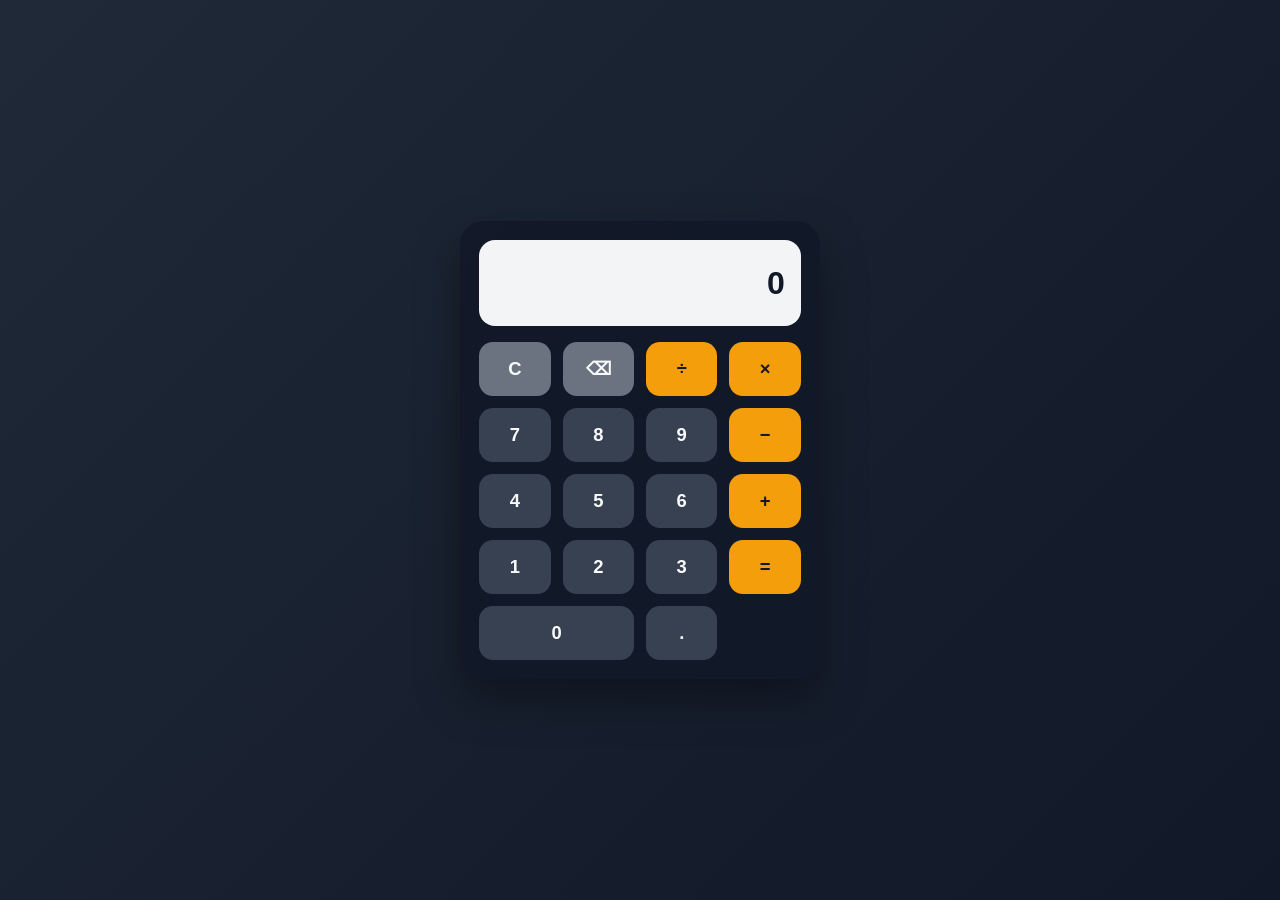
<file: day-01-calculator/index.html>
<!DOCTYPE html>
<html lang="en">
  <head>
    <meta charset="UTF-8" />
    <meta name="viewport" content="width=device-width, initial-scale=1.0" />
    <title>Calculator</title>
    <link rel="stylesheet" href="style.css" />
  </head>
  <body>
    <main class="calculator">
      <div class="screen" aria-live="polite">0</div>

      <div class="buttons">
        <button class="btn btn-utility" data-action="clear">C</button>
        <button class="btn btn-utility" data-action="delete">⌫</button>
        <button class="btn btn-operator" data-action="operator" data-value="/">÷</button>
        <button class="btn btn-operator" data-action="operator" data-value="*">×</button>

        <button class="btn" data-action="number" data-value="7">7</button>
        <button class="btn" data-action="number" data-value="8">8</button>
        <button class="btn" data-action="number" data-value="9">9</button>
        <button class="btn btn-operator" data-action="operator" data-value="-">−</button>

        <button class="btn" data-action="number" data-value="4">4</button>
        <button class="btn" data-action="number" data-value="5">5</button>
        <button class="btn" data-action="number" data-value="6">6</button>
        <button class="btn btn-operator" data-action="operator" data-value="+">+</button>

        <button class="btn" data-action="number" data-value="1">1</button>
        <button class="btn" data-action="number" data-value="2">2</button>
        <button class="btn" data-action="number" data-value="3">3</button>
        <button class="btn btn-equals" data-action="equals">=</button>

        <button class="btn btn-zero" data-action="number" data-value="0">0</button>
        <button class="btn" data-action="decimal">.</button>
      </div>
    </main>

    <script src="script.js"></script>
  </body>
</html>
</file>
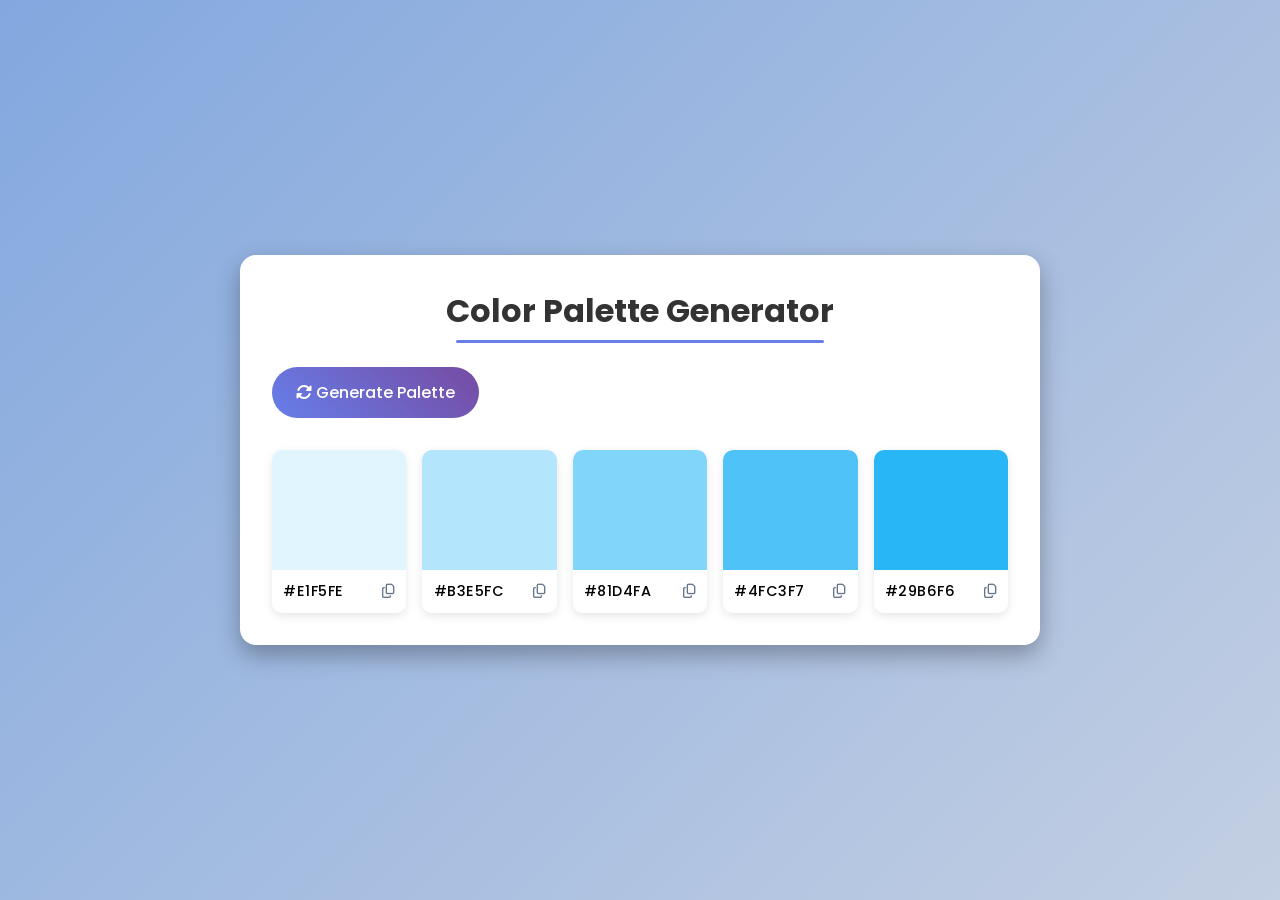
<file: day-02-color-generator/index.html>
<!DOCTYPE html>
<html lang="en">
  <head>
    <meta charset="UTF-8" />
    <meta name="viewport" content="width=device-width, initial-scale=1.0" />
    <title>Color Palette Generator</title>
    <link
      rel="stylesheet"
      href="https://cdnjs.cloudflare.com/ajax/libs/font-awesome/6.7.2/css/all.min.css"
      integrity="sha512-Evv84Mr4kqVGRNSgIGL/F/aIDqQb7xQ2vcrdIwxfjThSH8CSR7PBEakCr51Ck+w+/U6swU2Im1vVX0SVk9ABhg=="
      crossorigin="anonymous"
      referrerpolicy="no-referrer"
    />
    <link rel="stylesheet" href="style.css" />
  </head>
  <body>
    <div class="container">
      <h1>Color Palette Generator</h1>

      <button id="generate-btn">
        <i class="fas fa-sync-alt"></i>
        Generate Palette
      </button>

      <div class="palette-container">
        <!-- COLOR BOX 1 -->
        <div class="color-box">
          <div class="color" style="background-color: #e1f5fe"></div>
          <div class="color-info">
            <span class="hex-value">#E1F5FE</span>
            <i class="far fa-copy copy-btn" title="Copy to clipboard"></i>
          </div>
        </div>
        <!-- COLOR BOX 2 -->
        <div class="color-box">
          <div class="color" style="background-color: #b3e5fc"></div>
          <div class="color-info">
            <span class="hex-value">#B3E5FC</span>
            <i class="far fa-copy copy-btn" title="Copy to clipboard"></i>
          </div>
        </div>
        <!-- COLOR BOX 3 -->
        <div class="color-box">
          <div class="color" style="background-color: #81d4fa"></div>
          <div class="color-info">
            <span class="hex-value">#81D4FA</span>
            <i class="far fa-copy copy-btn" title="Copy to clipboard"></i>
          </div>
        </div>
        <!-- COLOR BOX 4 -->
        <div class="color-box">
          <div class="color" style="background-color: #4fc3f7"></div>
          <div class="color-info">
            <span class="hex-value">#4FC3F7</span>
            <i class="far fa-copy copy-btn" title="Copy to clipboard"></i>
          </div>
        </div>
        <!-- COLOR BOX 5 -->
        <div class="color-box">
          <div class="color" style="background-color: #29b6f6"></div>
          <div class="color-info">
            <span class="hex-value">#29B6F6</span>
            <i class="far fa-copy copy-btn" title="Copy to clipboard"></i>
          </div>
        </div>
      </div>
    </div>

    <script src="script.js"></script>
  </body>
</html>
</file>
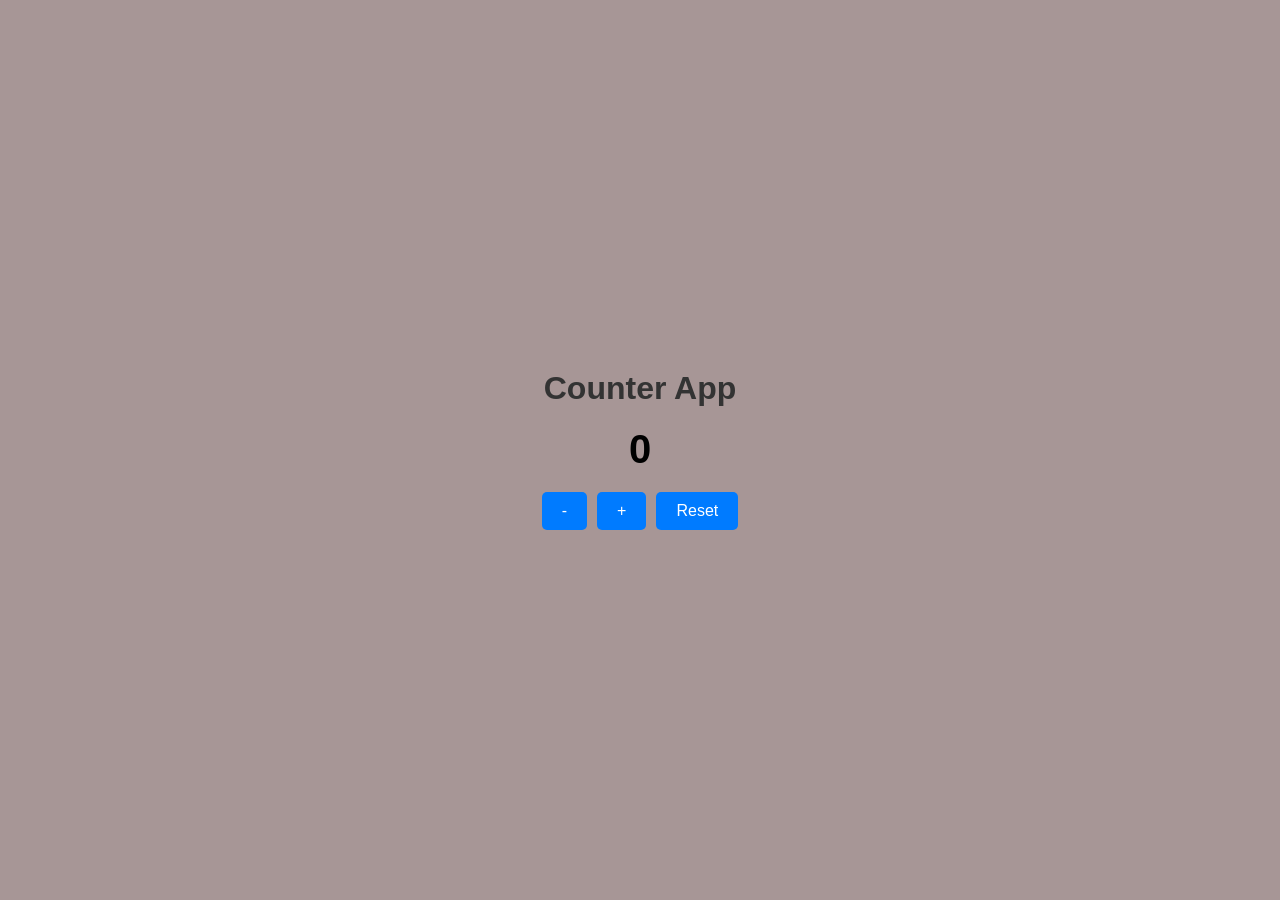
<file: day-04-counter-app/index.html>
<!DOCTYPE html>
<html lang="en">
<head>
    <meta charset="UTF-8">
    <meta name="viewport" content="width=device-width, initial-scale=1.0">
    <title>Counter App</title>
    <link rel="stylesheet" href="style.css">
</head>
<body>
    <div class="counter-container">
        <h1>Counter App</h1>
        <div class="counter-display" id="counter">0</div>
        <div class="counter-buttons">
            <button id="decrement">-</button>
            <button id="increment">+</button>
            <button id="reset">Reset</button>
        </div>
    </div>
    
    <script src="script.js"></script>
</body>
</html>
</file>
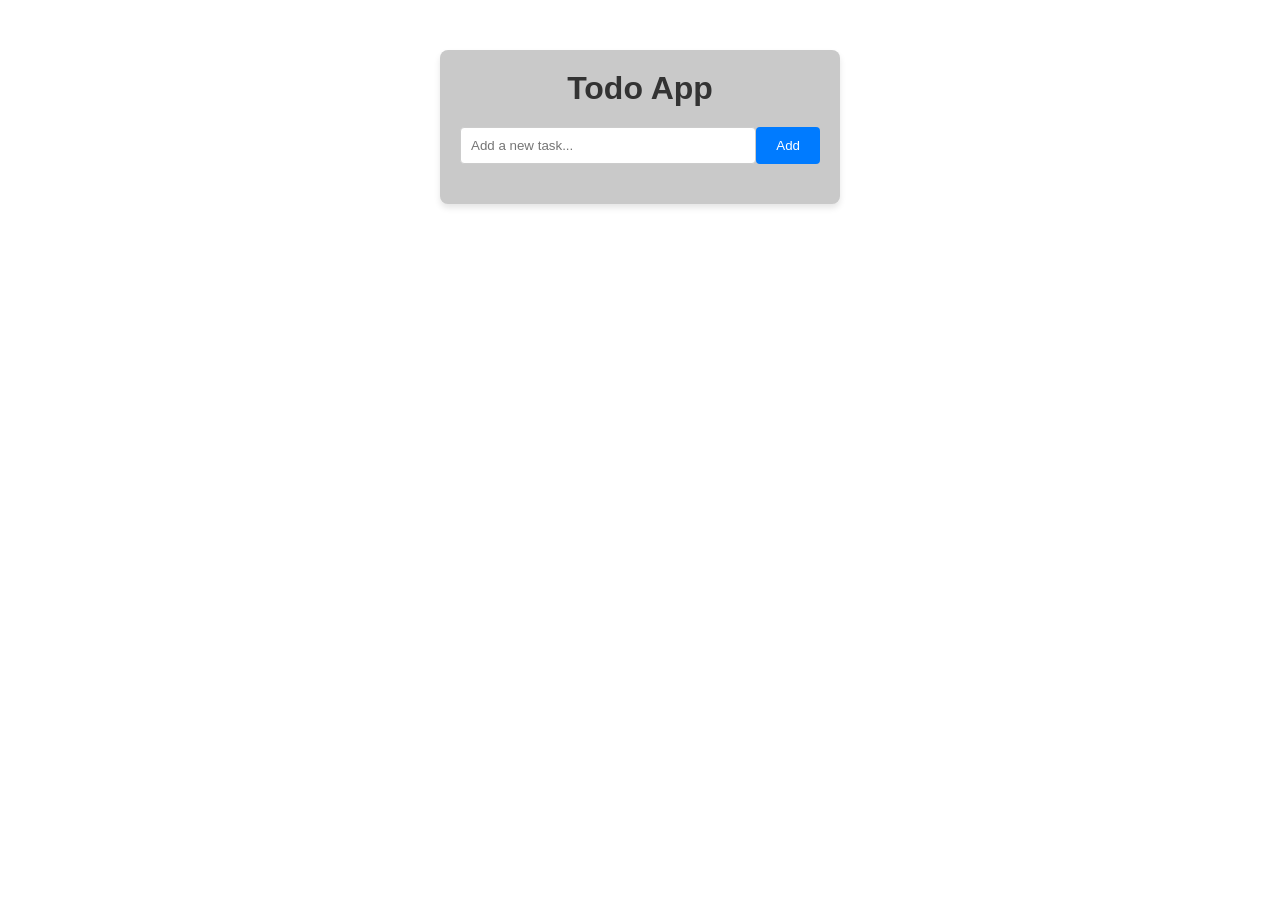
<file: day-05-todo-app/index.html>
<!DOCTYPE html>
<html lang="en">
<head>
    <meta charset="UTF-8">
    <meta name="viewport" content="width=device-width, initial-scale=1.0">
    <title>Todo App</title>
    <link rel="stylesheet" href="style.css">
</head>
<body>

    <div class="todo-container">
        <h1>Todo App</h1>
        <form id="todo-form">
            <input type="text" id="todo-input" placeholder="Add a new task..." required>
            <button id="add-todo" type="submit">Add</button>
        </form>
        <ul id="todo-list"></ul>
    <script src="script.js"></script>
</body>
</html>
</file>
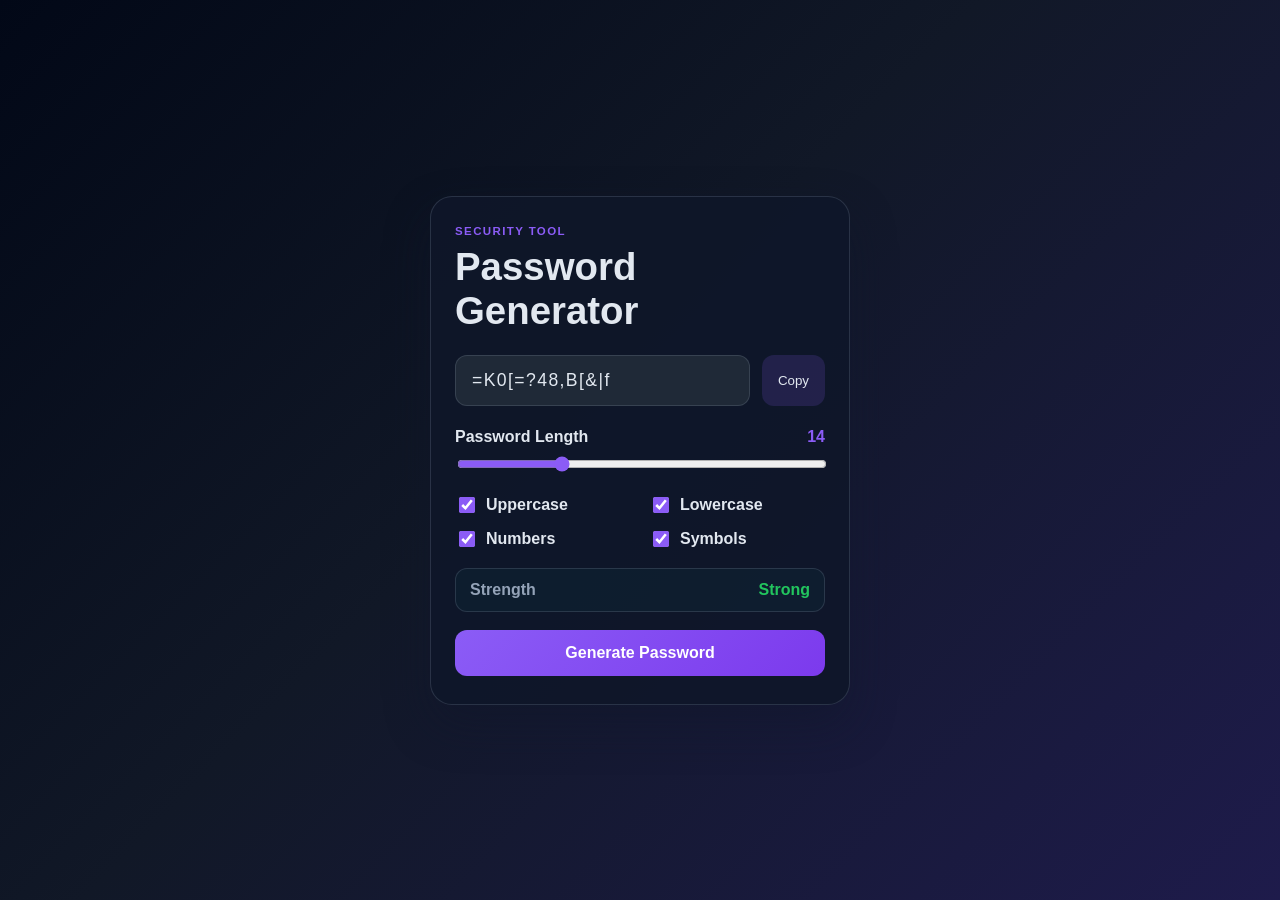
<file: day-06-password-generator/index.html>
<!DOCTYPE html>
<html lang="en">
  <head>
    <meta charset="UTF-8" />
    <meta name="viewport" content="width=device-width, initial-scale=1.0" />
    <title>Password Generator</title>
    <link rel="stylesheet" href="style.css" />
  </head>
  <body>
    <main class="app">
      <div class="card">
        <p class="eyebrow">Security Tool</p>
        <h1>Password Generator</h1>

        <div class="password-box">
          <input
            type="text"
            id="passwordOutput"
            readonly
            aria-label="Generated password"
            value="P@ssw0rd!"
          />
          <button id="copyBtn" class="secondary-btn" type="button">Copy</button>
        </div>

        <div class="controls">
          <div class="label-row">
            <label for="lengthRange">Password Length</label>
            <span id="lengthValue">14</span>
          </div>
          <input id="lengthRange" type="range" min="8" max="30" value="14" />
        </div>

        <div class="options">
          <label class="check-item">
            <input type="checkbox" id="includeUppercase" checked />
            <span>Uppercase</span>
          </label>
          <label class="check-item">
            <input type="checkbox" id="includeLowercase" checked />
            <span>Lowercase</span>
          </label>
          <label class="check-item">
            <input type="checkbox" id="includeNumbers" checked />
            <span>Numbers</span>
          </label>
          <label class="check-item">
            <input type="checkbox" id="includeSymbols" checked />
            <span>Symbols</span>
          </label>
        </div>

        <div class="strength-box">
          <span>Strength</span>
          <strong id="strengthText">Strong</strong>
        </div>

        <button id="generateBtn" class="primary-btn" type="button">
          Generate Password
        </button>
      </div>
    </main>

    <script src="script.js"></script>
  </body>
</html>
</file>
<file: day-01-calculator/style.css>
:root {
  color-scheme: dark;
  font-family: Inter, Arial, sans-serif;
}

* {
  box-sizing: border-box;
}

body {
  margin: 0;
  min-height: 100vh;
  display: grid;
  place-items: center;
  background: linear-gradient(135deg, #1f2937, #111827);
  color: #f9fafb;
}

.calculator {
  width: min(92vw, 360px);
  padding: 1.2rem;
  border-radius: 24px;
  background: rgba(17, 24, 39, 0.9);
  box-shadow: 0 20px 45px rgba(0, 0, 0, 0.35);
}

.screen {
  min-height: 86px;
  padding: 1rem;
  margin-bottom: 1rem;
  border-radius: 16px;
  background: #f3f4f6;
  color: #111827;
  font-size: 2rem;
  font-weight: 700;
  display: flex;
  align-items: center;
  justify-content: flex-end;
  overflow-x: auto;
}

.buttons {
  display: grid;
  grid-template-columns: repeat(4, 1fr);
  gap: 0.75rem;
}

.btn {
  border: 0;
  border-radius: 14px;
  padding: 1rem;
  font-size: 1.15rem;
  font-weight: 600;
  cursor: pointer;
  background: #374151;
  color: #f9fafb;
  transition: transform 0.15s ease, background 0.2s ease;
}

.btn:hover {
  transform: translateY(-1px);
  background: #4b5563;
}

.btn:active {
  transform: scale(0.98);
}

.btn-operator,
.btn-equals {
  background: #f59e0b;
  color: #111827;
}

.btn-operator:hover,
.btn-equals:hover {
  background: #fbbf24;
}

.btn-utility {
  background: #6b7280;
}

.btn-zero {
  grid-column: span 2;
}
</file>
<file: day-02-color-generator/style.css>
/* Basic Reset */
@import url(https://fonts.googleapis.com/css?family=Poppins:100,100italic,200,200italic,300,300italic,regular,italic,500,500italic,600,600italic,700,700italic,800,800italic,900,900italic);

* {
  margin: 0;
  padding: 0;
  box-sizing: border-box;
  font-family: "Poppins", sans-serif;
}

body {
  background: linear-gradient(135deg, #83a8df, #c3cfe2);
  min-height: 100vh;
  display: flex;
  align-items: center;
  justify-content: center;
  padding: 20px;
}

.container {
  background-color: #fff;
  border-radius: 1rem;
  padding: 2rem;
  width: 100%;
  max-width: 800px;
  box-shadow: 0 10px 25px rgba(0, 0, 0, 0.3);
}

h1 {
  text-align: center;
  margin-bottom: 1.5rem;
  color: #333;
  position: relative;
  padding-bottom: 0.5rem;
}

h1::after {
  content: "";
  position: absolute;
  bottom: 0;
  left: 50%;
  transform: translateX(-50%);
  width: 50%;
  height: 3px;
  background-color: #667eea;
  border-radius: 2px;
}

#generate-btn {
  background: linear-gradient(45deg, #667eea, #764ba2);
  color: white;
  border: none;
  padding: 0.8rem 1.5rem;
  border-radius: 50px;
  cursor: pointer;
  font-weight: 500;
  margin-bottom: 2rem;
  font-size: 1rem;
}

#generate-btn:hover {
  transform: translateY(-2px);
  box-shadow: 0 6px 10px rgba(102, 126, 234, 0.3);
}

#generate-btn:active {
  transform: translateY(0);
}

.palette-container {
  display: grid;
  gap: 1rem;
  grid-template-columns: repeat(auto-fit, minmax(130px, 1fr));
}

.color-box {
  border-radius: 10px;
  overflow: hidden;
  box-shadow: 0 3px 10px rgba(0, 0, 0, 0.1);
  transition: transform 0.2s;
}

.color-box:hover {
  transform: translateY(-5px);
}

.color {
  height: 120px;
  cursor: pointer;
}

.color-info {
  background-color: #fff;
  padding: 0.7rem;
  display: flex;
  align-items: center;
  justify-content: space-between;
  font-size: 0.9rem;
}

.hex-value {
  font-weight: 500;
  letter-spacing: 0.5px;
}

.copy-btn {
  cursor: pointer;
  color: #64748b;
  transition: color 0.2s;
}

.copy-btn:hover {
  color: #667eea;
}

@media (max-width: 768px) {
  .palette-container {
    grid-template-columns: repeat(auto-fit, minmax(100px, 1fr));
  }
}
</file>
<file: day-04-counter-app/style.css>
* {
    margin: 0;
    padding: 0;
    box-sizing: border-box;
}

.counter-container {
    display: flex;
    flex-direction: column;
    align-items: center;
    justify-content: center;
    height: 100vh;
    background-color: #a79696;
    font-family: Arial, sans-serif;
}

h1 {
    margin-bottom: 20px;
    color: #333;
}

.counter-display {
    font-size: 2.5rem;
    font-weight: bold;
    margin-bottom: 20px;
}

.counter-buttons {
    display: flex;
    gap: 10px;
}

button {
    padding: 10px 20px;
    font-size: 1rem;
    border: none;
    background-color: #007bff;
    color: #fff;
    cursor: pointer;
    border-radius: 5px;
}

button:hover {
    background-color: #0056b3;
}
</file>
<file: day-05-todo-app/style.css>
* {
  box-sizing: border-box;
  margin: 0;
  padding: 0;
  font-family: Arial, sans-serif;
}

.todo-container {
  width: 100%;
  max-width: 400px;
  margin: 50px auto;
  padding: 20px;
  background-color: #c9c9c9;
  border-radius: 8px;
  box-shadow: 0 4px 6px rgba(0, 0, 0, 0.1);
}

h1 {
  text-align: center;
  margin-bottom: 20px;
  color: #333;
}

#todo-form {
  display: flex;
  margin-bottom: 20px;
}

#todo-input {
  flex: 1;
  padding: 10px;
  border: 1px solid #ccc;
  border-radius: 4px;
}

#todo-list {
  list-style: none;
}

button {
  padding: 10px 20px;
  border: none;
  background-color: #007bff;
  color: #fff;
  cursor: pointer;
  border-radius: 4px;
}
</file>
<file: day-06-password-generator/style.css>
:root {
  --bg: #0f172a;
  --bg-soft: #111827;
  --card: rgba(15, 23, 42, 0.9);
  --panel: #1f2937;
  --border: rgba(148, 163, 184, 0.2);
  --text: #e2e8f0;
  --muted: #94a3b8;
  --primary: #8b5cf6;
  --primary-strong: #7c3aed;
  --accent: #22c55e;
  --danger: #f43f5e;
  --warning: #fbbf24;
  --shadow: rgba(15, 23, 42, 0.45);
}

* {
  box-sizing: border-box;
}

body {
  margin: 0;
  min-height: 100vh;
  font-family: Arial, Helvetica, sans-serif;
  background: linear-gradient(135deg, #020817, #111827 45%, #1e1b4b);
  color: var(--text);
  display: grid;
  place-items: center;
}

.app {
  width: min(100%, 460px);
  padding: 20px;
}

.card {
  background: var(--card);
  border: 1px solid var(--border);
  border-radius: 22px;
  padding: 28px 24px;
  box-shadow: 0 20px 45px var(--shadow);
}

.eyebrow {
  margin: 0 0 8px;
  color: var(--primary);
  letter-spacing: 0.12em;
  font-size: 0.72rem;
  text-transform: uppercase;
  font-weight: 700;
}

h1 {
  margin: 0 0 22px;
  font-size: clamp(2rem, 3vw, 2.5rem);
}

.password-box {
  display: flex;
  gap: 12px;
  margin-bottom: 22px;
}

.password-box input {
  flex: 1;
  min-width: 0;
  background: var(--panel);
  border: 1px solid var(--border);
  border-radius: 12px;
  padding: 14px 16px;
  color: var(--text);
  font-size: 1.1rem;
  letter-spacing: 0.08em;
}

button {
  border: none;
  border-radius: 12px;
  cursor: pointer;
  transition: transform 0.2s ease, opacity 0.2s ease;
}

button:hover {
  transform: translateY(-1px);
}

button:active {
  transform: translateY(0);
}

.secondary-btn {
  background: rgba(139, 92, 246, 0.16);
  color: var(--text);
  padding: 0 16px;
}

.primary-btn {
  width: 100%;
  margin-top: 18px;
  background: linear-gradient(135deg, var(--primary), var(--primary-strong));
  color: white;
  padding: 14px 18px;
  font-size: 1rem;
  font-weight: 700;
}

.controls {
  margin-bottom: 18px;
}

.label-row {
  display: flex;
  justify-content: space-between;
  align-items: center;
  margin-bottom: 8px;
  font-weight: 600;
}

#lengthValue {
  color: var(--primary);
  font-weight: 700;
}

input[type="range"] {
  width: 100%;
  accent-color: var(--primary);
}

.options {
  display: grid;
  grid-template-columns: repeat(2, minmax(0, 1fr));
  gap: 12px 18px;
  margin: 18px 0;
}

.check-item {
  display: flex;
  align-items: center;
  gap: 8px;
  color: var(--text);
  font-weight: 600;
}

.check-item input {
  accent-color: var(--primary);
  width: 16px;
  height: 16px;
}

.strength-box {
  display: flex;
  justify-content: space-between;
  align-items: center;
  padding: 12px 14px;
  border-radius: 12px;
  border: 1px solid var(--border);
  background: rgba(15, 118, 110, 0.08);
  color: var(--muted);
  font-weight: 600;
}

#strengthText {
  color: var(--accent);
}

@media (max-width: 430px) {
  .card {
    padding: 22px 18px;
  }

  .password-box {
    flex-direction: column;
  }

  .secondary-btn {
    padding: 12px 14px;
  }
}
</file>
